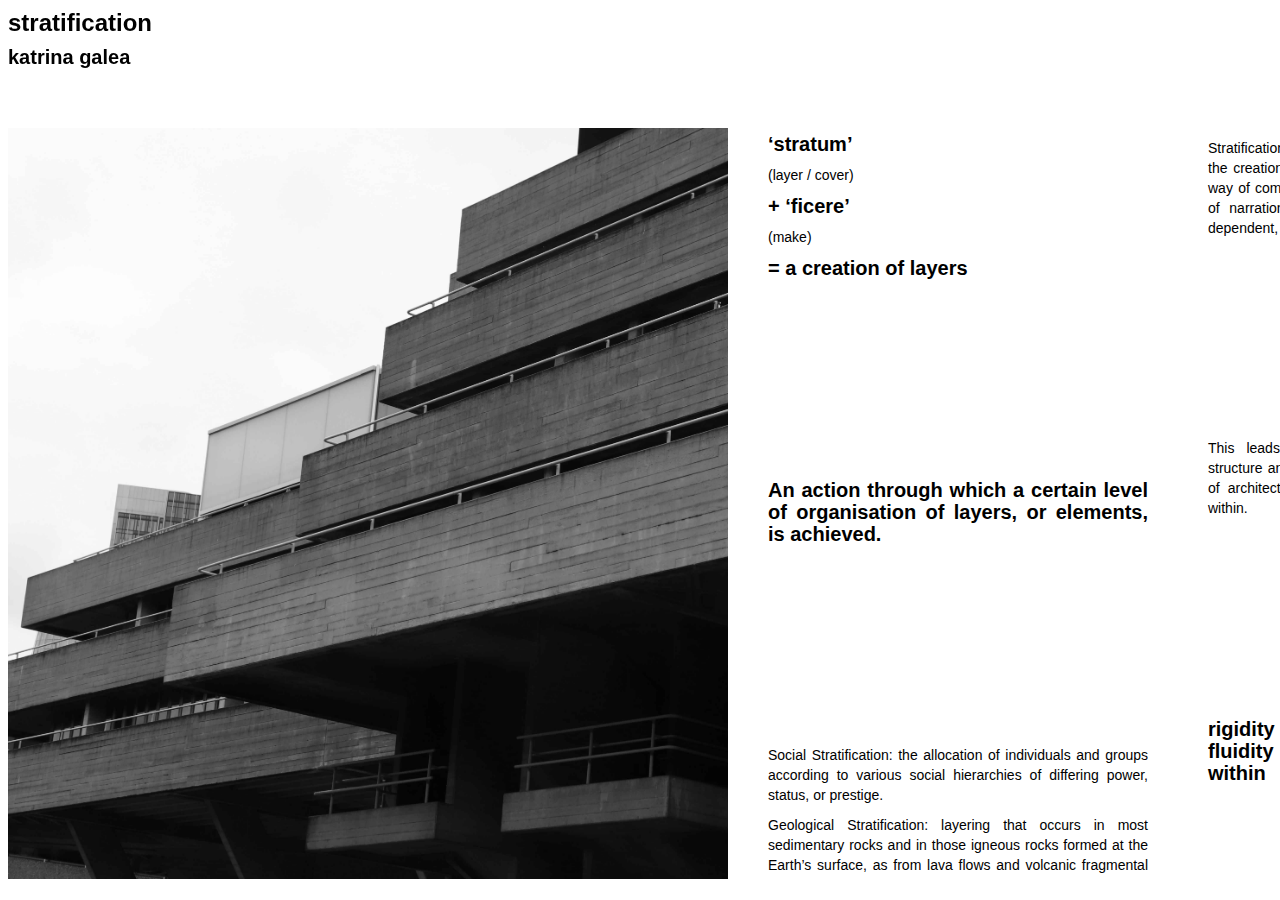
<file: index.html>
<html>

	<head>
		<!-- Flux Header Custom Code Start--><!-- Flux Header Custom Code End-->
		<meta http-equiv="content-type" content="text/html; charset=UTF-8"/>
		<title>katrina galea</title>

		<LINK rel="stylesheet" type="text/css" href="style.css">

	</head>

	<body>

		<div class="content">

				<section id="intro">
						<h1>stratification</h1>
						<h2>katrina galea</h2>
				</section>

				<section id="main">

						<div class="plane2">
						  <img src="./images/02.jpg" class="landscapeimages">
						</div>

						<div class="plane">
							<div class="textbox">
								<h2> ‘stratum’ </h2><p>(layer / cover)</p> <h2> + ‘ficere’ </h2> 	<p>(make) </p>
								<h2> = a creation of layers </h2>
							</div>

							<div class="textbox">
								<h2> An action through which a certain level of organisation of layers, or elements, is achieved. <h2>
							</div>

							<div class="textbox">
								<p>Social Stratification: the allocation of individuals and groups according to various social hierarchies of differing power, status, or prestige.</p>
								<p>Geological Stratification: layering that occurs in most sedimentary rocks and in those igneous rocks formed at the Earth’s surface, as from lava flows and volcanic fragmental deposits.</p>
								<p>Material Stratification: the superimporition or organisation of a material to build an architectural element.</p>
								<p> Data Stratification: sorting data, people, and objects into distinct groups or layers. It is a technique used in combination with other data analysis tools. </p>
								<p>Physchoanalytical Stratification: interaction between the conscious, unconscious and subconscious. </p>
							</div>

							<div class="textbox">
								<h2>Spatial Stratification: </h2>
								<p>A sequential layering, or succession, of spaces.</p>
								<p>The space in between assigned layers is the most vital element, rather than the actual elements in organisation. This space may not necessarily refer to the contained area in between the elements, but also as the potential to formulate relations between the stratified elements.</p>
							</div>

							<div class="textbox">
								<p>The position or order of each element as well as the invidivual may give information about the strata</p>
							</div>

							<div class="textbox">
								<p> Stratification v Striation : Striation relates to the characteristics of elements in some organisation, whereas stratification relates mostly to the characteristics of the organisation of the said elements. When Rowe & Slutzky refer to a ‘system’ of striations, they are essentially referring to the stratification of striated elements. </p>
							</div>

						</div>

						<div class="plane">

							<div class="textbox">
								<p>Stratification can be said to be composed of two principles: the creation of some form of <b>structure</b>, i.e. a specific, rigid way of combining elements into a whole, and as a <b>process </b> of narration in order to achieve specific, perhaps time-dependent, effects on the user or observer.</p>
							</div>


							<div class="textbox">
								<p>This leads to relationships being established between structure and experience - between the physical experience of architectural spaces and the field of abstract relations within. </p>
							</div>

							<div class="textbox">
								<h2>rigidity and clarity in the structure, fluidity in interpretation / navigation within</h2>
							</div>

							<div class="textbox">
								<p>a certain level of ambiguity offers itself in between the structured elements, allowing for multiple readings/modes of navigation. </p>
							</div>


							<div class="textbox">
								<p>"[Stratifications], devices by means of which space becomes constructed, substantial, and articulate, are the essence of… phenomenal transparency” - Rowe & Slutzky</p>
							</div>

						</div>

						<div class="plane2">
						  <img src="./images/05.jpg" class="portraitimages">
						</div>

							<div class="plane">
								<div class="textbox">
									<h2>Villa Stein de-Monze, Le Corbusier </h2>
									<img src="./images/08.jpg" class="portraitimages">
								</div>

								<div class="textbox">
									<p>Composed of a series of planes defining the spaces interlocked within the villa. A flat-roofed, concrete structure on pillars featuring an open plan, smooth transitions independent of other structural elements and showcasing almost ceremonial route from the door to the interior and ending on the roof of the house.</p>
								</div>

								<div class="textbox">
									<p>"Each of these planes is incomplete in itself or perhaps even fragmentary; yet it is with these parallel planes as points of reference that the facade is organized, and the implication of all is of a vertical, layerlike stratification of the interior space of the building, a succession of laterally extended spaces traveling one behind the other." - Rowe & Slutzky</p>
								</div>

								<div class="textbox">
									<p>Le Corbusier purposefully included design features that act as points of reference that imply spaces not immediately discernible.</p>
								</div>


								<div class="textbox">
									<p>The villa's stratified planes appear to stretch out and expand the various constituent layers of its elevation. One can also simultaneously perceive the whole arrangement of the elevation from a singular viewpoint.</p>
								</div>

								<div class="diabox">
									<iframe src="p5/sketch_01/index.html" frameborder="0" class = diagrams></iframe>
								</div>

								<div class="textbox">
									<p>The villa’s irregular facade and broken grid present enough detail for the <b>viewer</b> to construct an image of their own. A suggestion is provided for what the volume of the space might look like behind the opaque walls, as the viewer is allowed to conjure up hidden spaces. </p>
								</div>


						</div>

						<div class="plane">
							<div class="textbox">
								<h2>League of Nations, Le Corbusier </h2>
								<img src="./images/10.jpg" class="portraitimages">
							</div>

							<div class="textbox">
								<p>The ordered sequence of the axial approach towards the auditorium is met by unexpected disruptions through a series of ‘obstacles’ presented along the way (e.g. blocks of trees), which fragment the preconceived structured approach. These allow the user of the space to observe other relations within the architecture. </p>
							</div>

							<div class="textbox">
								<p>The project consists of  elements and functions that lead to an extended organization, with long blocks defining a system of striations</p>
							</div>

							<div class="textbox">
								<img src="./images/09.jpg" class="portraitimages">
							</div>

							<div class="textbox">
								<p>A sequential layering of spaces - a linear hierarchy of fragmented spaces and vistas.</p>
							</div>

							<div class="textbox">
								<p>Architecture is not conceived in plan, but rather in terms of the succession of spaces, which achieves a continuous space. one is allowed to ‘journey’ through the space creating a spatial continuum of the layered spaces.</p>
							</div>

							<div class="textbox">
								<h2>“User becomes successively aware” of new relations</h2>
							</div>

							<div class="diabox">
							<iframe src="p5/sketch_02/index.html" frameborder="0" class = diagrams></iframe>
							</div>

							<div class="textbox">
								<p>the possibility of establishing new relations between elements of organisation while <b>physically passing through</b> the space is what leads to a phenomenal transparency.</p>
							</div>

						</div>

						<!-- Sonsbeek -->
						<div class="plane">
							<div class="textbox">
								<h2> Sonsbeek Pavilion, Aldo van Eyk</h2>
								<img src="./images/11.jpg" class="portraitimages">
							</div>

							<div class="textbox">
								<p> Six parallel walls almost 4m high are placed with a distance of 2.5m from each other. The way the walls bend forming semicircular spaces and the sudden cuts transform this simple pattern in a complex spatial device.  Sculptures are placed within and outside of the structure. There is no predictability for viewers; they unexpectedly encounter curved or straight walls with the statues often and up-close.The walls support a transparent roof, through which the diffused light enters  - but the way the walls are organised takes all the focus from the roof. </p>
							</div>


							<div class="textbox">
								<p> Parameters are set for the position and form of the walls. However there is no predictability for the users walking through the space. There is a difference between what one sees (the structure of the pavilion is very clearly defined) and what one knows (the elements of surprise as one ventures through and around the space).</p>
							</div>

							<div class="diabox">
								<iframe src="p5/sketch_03/index.html" frameborder="0" class = diagrams></iframe>
							</div>

							<div class="textbox">
								<p>Ambiguity lies in the organisation of certain characteristics which define the elements, i.e. the opening and the semi-circular enclosure. one can only know what lies ahead by <b>physically passing through</b>.</p>
							</div>


						</div>

						<div class="plane">
							<div class="textbox">
								<h2> In C, Terry Riley </h2>
								<img src="./images/12.jpg" class="portraitimages">
							</div>
							<div class="textbox">
								<p>Musical fragments (53) for an indefinite number of performers, which may be repeated an arbitrary number of times. Musicians pick one fragment and can enter / leave at any point of the piece, but keeping the same tempo as the rest of the group: there is a common pulse. The resulting piece is always different - it has no set duration and no set number of performers.</p>
							</div>

							<div class="textbox">
								<p>A prime case of formalism: a firm set of rules are developed in advance of inscribing real-time flow of a piece. Consistency/order are ensured in the parameters set. Once in notated form, these elements are fixed.</p>
							</div>

							<div class="textbox">
								<p> All players devote themselves to the greater good of the piece. They listen to their interaction with their neighbours but also hear the influence of their actions on the total work. While all the players have the flexibility to enter/exit, repeat their own-chosen piece for as long as they desire, it is still very different from the conventional (jazz) kind of improvisation. The melodic piece as well as the rhythm are already set. </p>
							</div>

							<div class="diabox">
								<iframe src="p5/sketch_04/index.html" frameborder="0" class = diagrams></iframe>
							</div>

							<div class="textbox">
								<p>Although the melodic part is predetermined, an element of the composition is left to chance. The choices that performers make give shape to the piece via repetition, entries/exits and the dynamics between them.  A greater degree of complexity exists. <b>Fluidity/indeterminacy of the piece is for both audience as they hear the complete piece and performers as they navigate through the work.</b> </p>
							</div>

						</div>

						<div class="plane2">
						  <img src="./images/07.jpg" class="portraitimages">
						</div>

						<div class="plane">

							<div class="textbox">
								<h2>	the ‘phenomenal’ transparency that Rowe and Slutzky refer to needs further development in definition.</h2>
							</div>

							<div class="textbox">
								<p>	Stratification can lead to varying degrees of phenomenality which are not related to any physical or optical qualities (what they define as literal), and therefore what they refer to as phenomenal transparency could be redefined as <b>non-literal</b>, which can be <b>either perceptive transparency or noumenal</b>. </p>
								 <p>Nevertheless, it can be said that phenomenal transparency is achieved through rigidity and clarity in the structure, and the fluidity in interpretation / navigation within, which is essentially what the operational principle of stratification is about.</p>
							</div>



						</div>




						<div class="plane2">
							<div class="maindiabox">
							<iframe src="p5/sketch_05/index.html" frameborder="0" class = diagrams></iframe>
						</div>
					</div>



					<div class="plane2">
						 	<img src="./images/04.jpg" class="landscapeimages">
					</div>


				</section>


		</div> <!-- content -->

	</body>

</html>
</file>
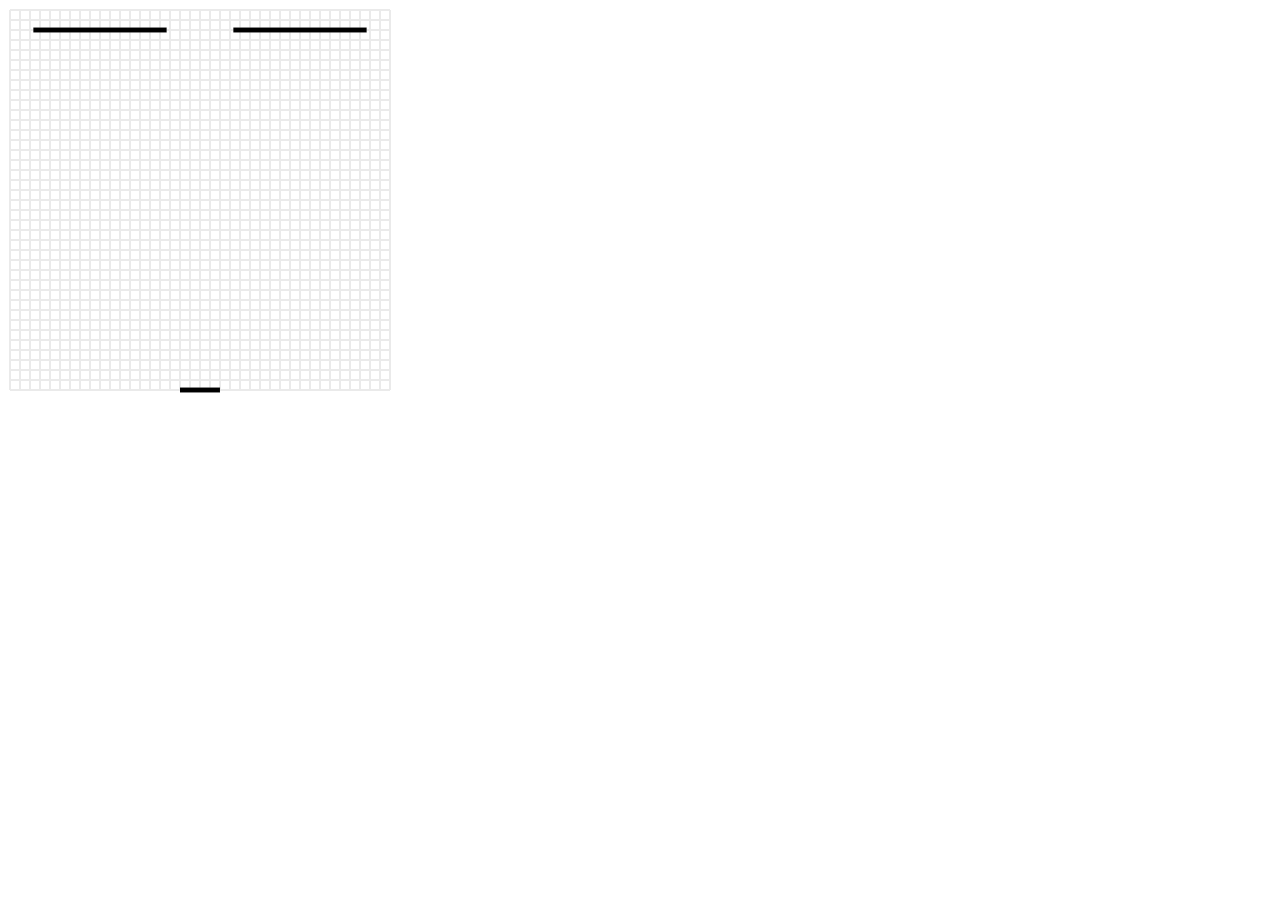
<file: p5/sketch_02/index.html>
<html>
<head>
  <meta charset="UTF-8">

  <!-- PLEASE NO CHANGES BELOW THIS LINE (UNTIL I SAY SO) -->
  <script language="javascript" type="text/javascript" src="libraries/p5.js"></script>
  <script language="javascript" type="text/javascript" src="sketch2.js"></script>
  <!-- OK, YOU CAN MAKE CHANGES BELOW THIS LINE AGAIN -->

  <!-- This line removes any default padding and style.
       You might only need one of these values set. -->
  <style> body {padding: 0; margin: 0;} </style>
</head>

<body>
</body>
</html>
</file>
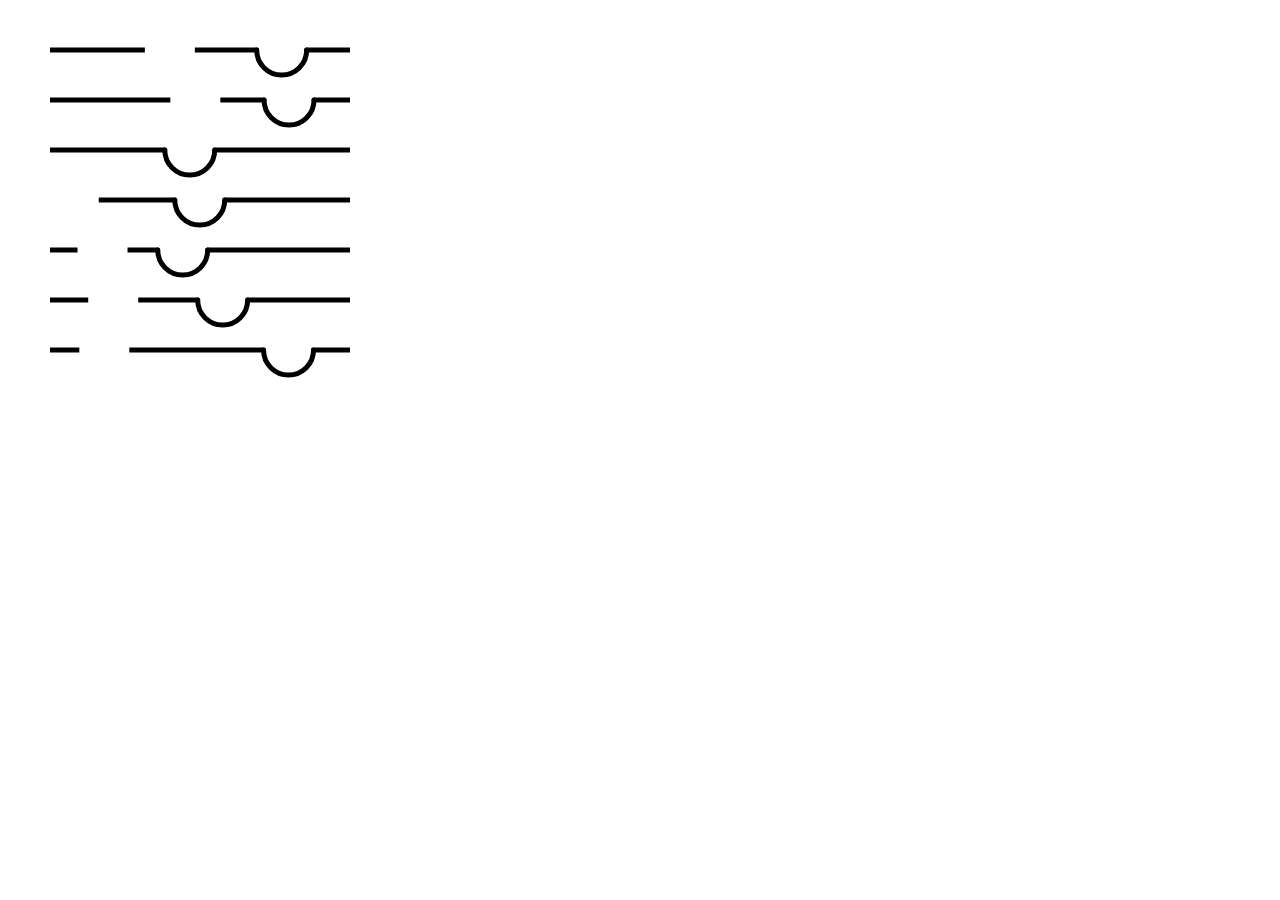
<file: p5/sketch_03/index.html>
<html>
<head>
  <meta charset="UTF-8">

  <!-- PLEASE NO CHANGES BELOW THIS LINE (UNTIL I SAY SO) -->
  <script language="javascript" type="text/javascript" src="libraries/p5.js"></script>
  <script language="javascript" type="text/javascript" src="sketch3.js"></script>
  <!-- OK, YOU CAN MAKE CHANGES BELOW THIS LINE AGAIN -->

  <!-- This line removes any default padding and style.
       You might only need one of these values set. -->
  <style> body {padding: 0; margin: 0;} </style>
</head>

<body>
</body>
</html>
</file>
<file: style.css>
html{
}


body{
	font-family: Helvetica,Geneva,sans-serif;
	font-size: 14px;
	line-height: 20px;

}

a {
	text-decoration: underline;
}

h1 {
	font-size: 24px;
	line-height: 26px;
	margin: 10px 0px 10px 0px;

}

h2 {
	font-size: 20px;
	line-height: 22px;
	margin: 5px 0px 5px 0px;
}

p {
	margin : 10px 0px 10px 0px;
}

.content {
	/* padding: 40px; */
	/* height: 10000px; */
}

#intro {
	/* background-color: white; */
	color: black;
	width: 100%;
	top: 0px;
	height:120px;
	margin: 0px 0px 0px 0px;
	position: fixed;
	/* background: linear-gradient(rgba(255,255,255,0), rgba(255,255,255,100)); */

}

#main {
	margin: 120px 0px 0px 0px;
	width: 100%;
	background-color: white;
	padding: 0px;
	overflow-x: scroll;
	float: left;
	/* width: 2000px; */
}

.plane {
	background-color: white;
	color: black;
	height: 85%;
	margin-right: 20px;
	text-align: justify;
  text-justify: inter-word;
	/* overflow-y: scroll; */
	float:left;
	overflow-x: scroll;


	/* margin:4px; */
}


.plane2 {
	background-color: white;
	color: black;
	height: 85%;
	margin-right: 20px;
	text-align: justify;
  text-justify: inter-word;
	/* overflow-y: scroll; */
	float:left;
	overflow-x: scroll;
}


@media only screen and (min-width: 1200px) {
.plane {
			width: 420px; ;
}
.plane2{
			width: 720px;
}
#main {
	width: 6900px;
}
}
@media only screen and (max-width: 1200px) {
.plane {
			width: 210px;
}
.plane2 {
			width:400px;
}
#main {
	width: 2000px;
}
}

.diabox{
	width: 100%;
	height : 400px;
	margin-bottom:50px;
}

.maindiabox{
	width: 100%;
	height : 100%;
	overflow: hidden;
}

.textbox{

	margin-bottom:200px;
	margin-left: 20px;
	margin-right: 20px;

}

.diagrams{
	width: 100%;
	height: 100%;
}

.landscapeimages{
  height: 100%;
  width: auto;
}

.portraitimages{
  width: 100%;
  height: auto;
}
</file>
